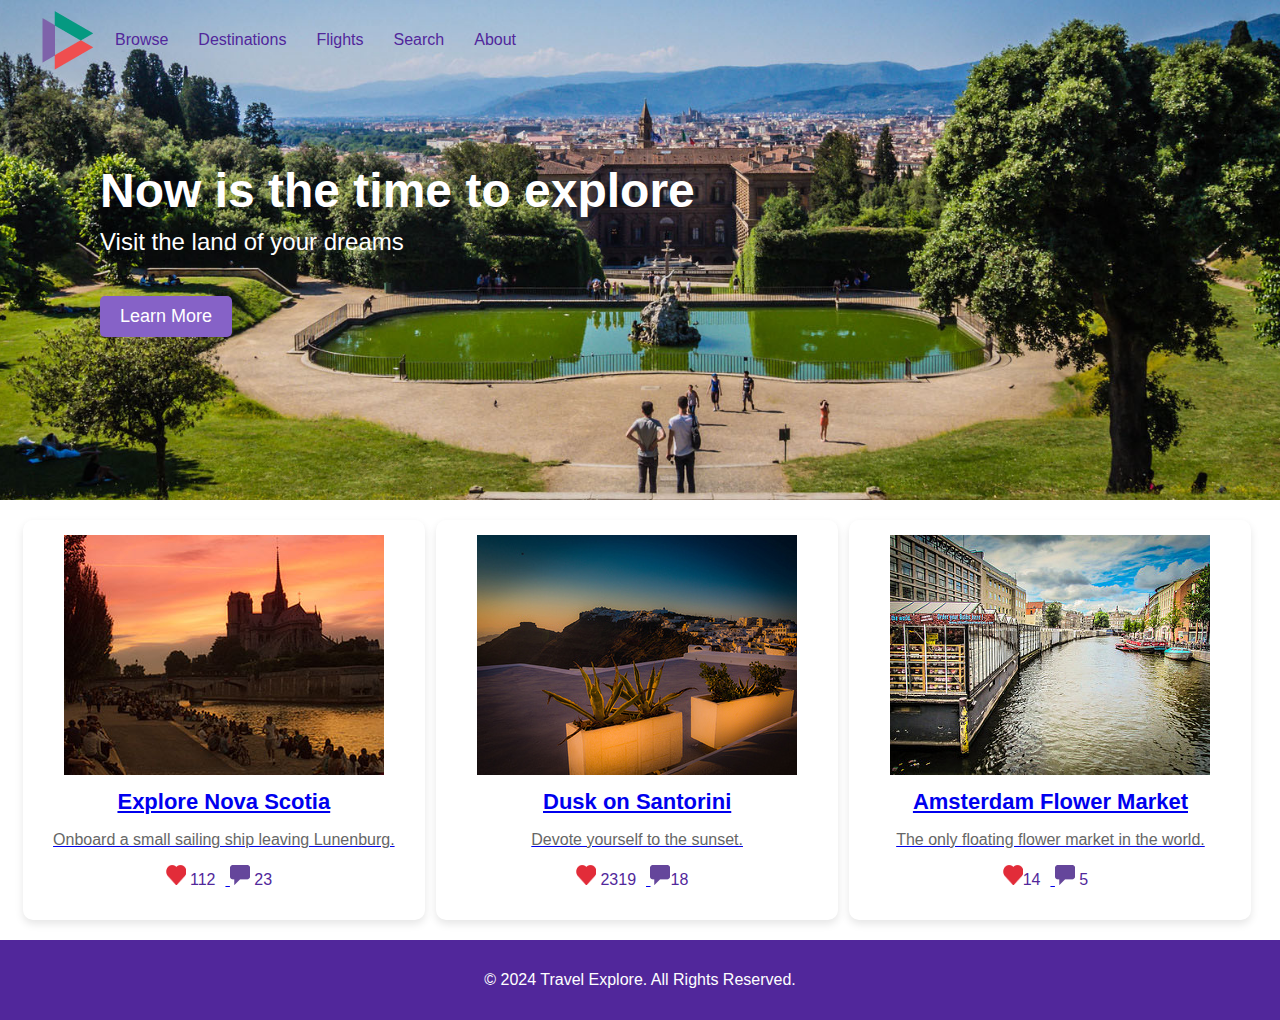
<file: index.html>
<!DOCTYPE html>
<html lang="en">
<head>
    <meta charset="UTF-8">
    <meta name="viewport" content="width=device-width, initial-scale=1.0">
    <title>Travel Explore</title>
    <link rel="stylesheet" href="style.css">
</head>
<body>
    <header>
        <nav>
            <img src="images/logo.png" alt="Logo" class="logo">
            <ul>
                <li><a href="browse.html">Browse</a></li>
                <li><a href="destinations.html">Destinations</a></li>
                <li><a href="flights.html">Flights</a></li>
                <li><a href="search.html">Search</a></li>
                <li><a href="about.html">About</a></li>
            </ul>
        </nav>
    </header>

    <section class="hero">
        <div class="overlay">
            <h1>Now is the time to explore</h1>
            <p>Visit the land of your dreams</p>
            <a href="#" class="btn">Learn More</a>
        </div>
    </section>

    <section class="cards">
        <div class="card">
            <a href="nova.html" class="card-link">
            <img src="images/related-1-1.jpg" alt="Explore Nova Scotia">
            <h2>Explore Nova Scotia</h2>
            <p>Onboard a small sailing ship leaving Lunenburg.</p>
            <p><span class="likes">
                <img src="images/heart.png" height="20" width="20"> 112</span>
                 <span class="comments"><img src="images/comment.png" height="20" width="20"> 23</span></p>
        </div>
    </a>
        <div class="card">
            <a href="santorini.html" class="card-link">
            <img src="images/2-small.jpg" alt="Dusk on Santorini">
            <h2>Dusk on Santorini</h2>
            <p>Devote yourself to the sunset.</p>
            <p><span class="likes"> 
                <img src="images/heart.png" height="20" width="20"> 2319</span> 
                <span class="comments"><img src="images/comment.png" height="20" width="20">18</span></p>
        </div>
 </a>
        <div class="card">
            <a href="Amsterdam.html" class="card-link">
            <img src="images/3-small.jpg" alt="Amsterdam Flower Market">
            <h2>Amsterdam Flower Market</h2>
            <p>The only floating flower market in the world.</p>
            <p><span class="likes">
                <img src="images/heart.png" height="20" width="20">14</span>
                 <span class="comments"><img src="images/comment.png" height="20" width="20"> 5</span></p>
        </div>
    </a>
    </section>

    <footer>
        <p>&copy; 2024 Travel Explore. All Rights Reserved.</p>
    </footer>
</body>
</html>
</file>
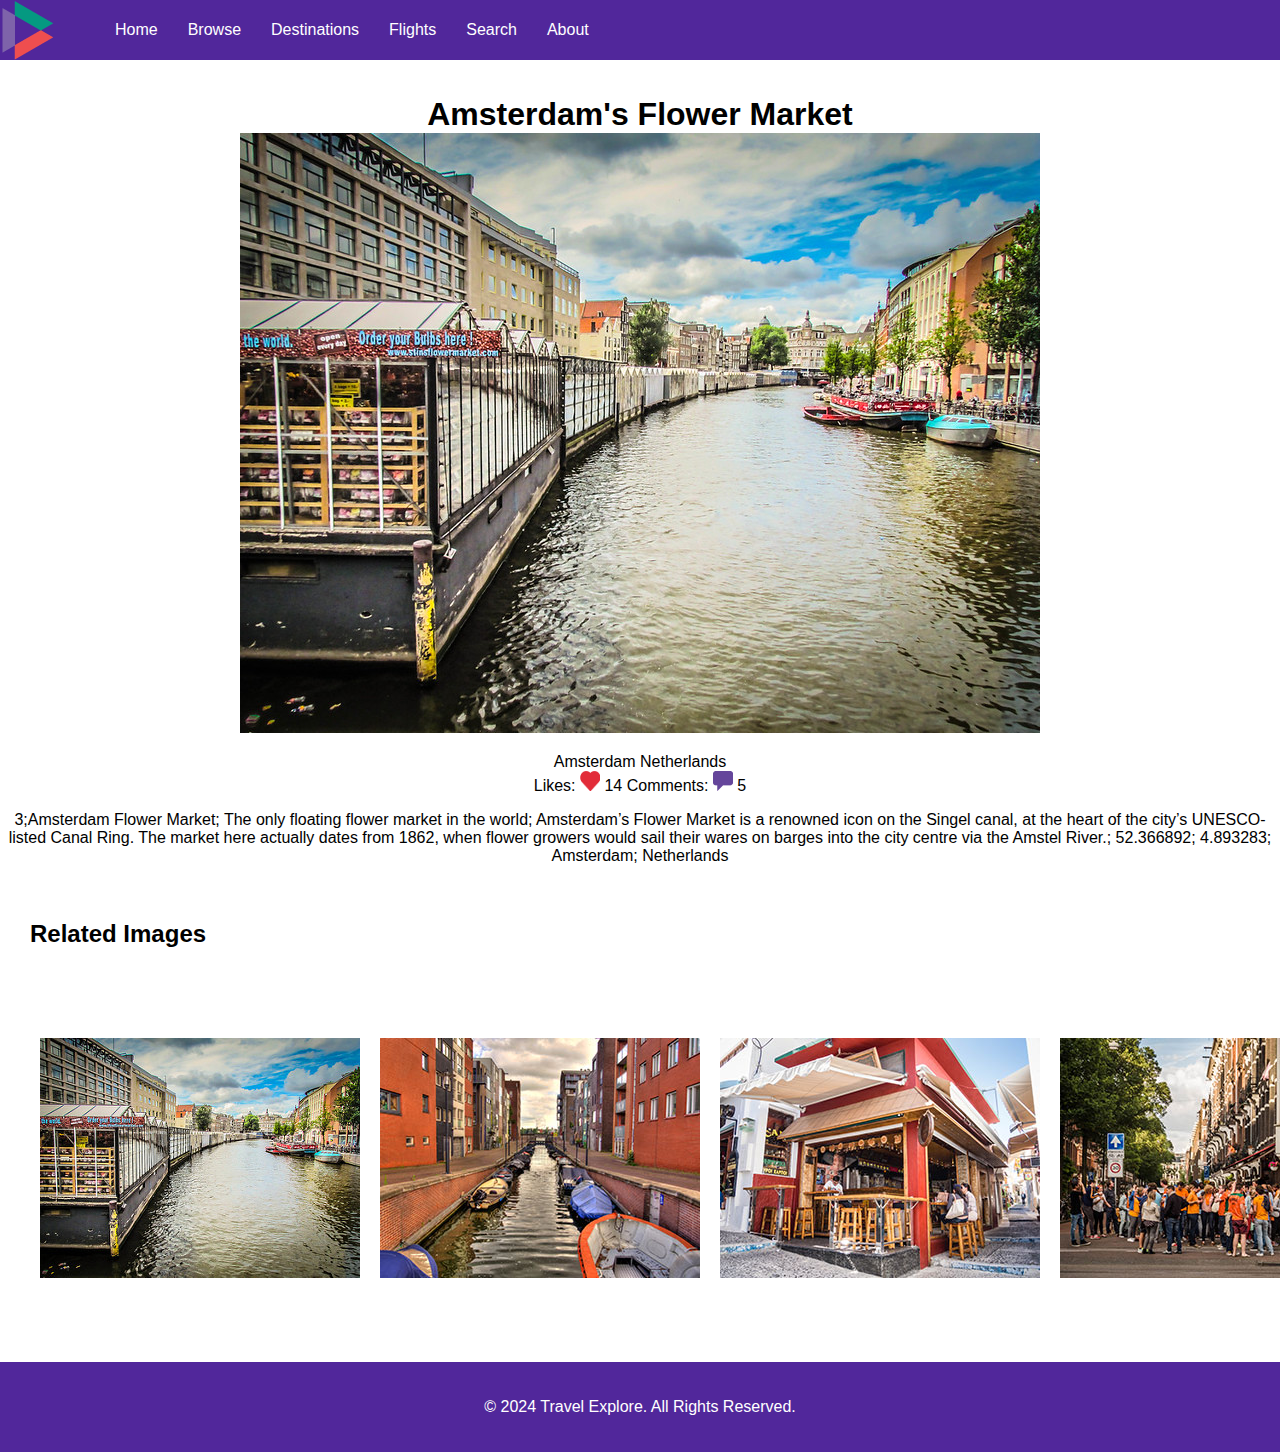
<file: Amsterdam.html>
<!DOCTYPE html>
<html lang="en">
<head>
    <meta charset="UTF-8">
    <meta name="viewport" content="width=device-width, initial-scale=1.0">
    <title>Amsterdam's Flower Market</title>
    <link rel="stylesheet" href="styleAmsterdam.css">
</head>
<body>
    <header>
        <nav>
            <img src="images/logo.png" alt="Logo" class="logo" >
            <ul>
                <li><a href="index.html">Home</a></li>
                <li><a href="browse.html">Browse</a></li>
                <li><a href="destinations.html">Destinations</a></li>
                <li><a href="flights.html">Flights</a></li>
                <li><a href="search.html">Search</a></li>
                <li><a href="about.html">About</a></li>
            </ul>
        </nav>
    </header>

    <section class="individual-page">
        <h1>Amsterdam's Flower Market</h1>
        <img src="images/3-large.jpg" alt="Amsterdam's Flower Market" class="large-image">
        <p class="image-description">
            Amsterdam Netherlands<br>
            Likes: <span class="likes"><img src="images/heart.png" height="20" width="20"> 14</span> 
            Comments: <span class="comments"><img src="images/comment.png" height="20" width="20"> 5</span>
            <p class="description-text">
                3;Amsterdam Flower Market; The only floating flower market in the world; Amsterdam’s Flower Market is a renowned icon on the Singel canal, at the heart of the city’s UNESCO-listed Canal Ring. The market here actually dates from 1862, when flower growers would sail their wares on barges into the city centre via the Amstel River.; 52.366892; 4.893283; Amsterdam; Netherlands</p>
        </p>
    </section>

    <h2>Related Images</h2>
    <section class="related-images">
        <div class="related-card">
            <img src="images/3-small.jpg" alt="Related Image 1">
        </div>
        <div class="related-card">
            <img src="images/related-3-1.jpg" alt="Related Image 2">
        </div>
        <div class="related-card">
            <img src="images/related-2-4.jpg" alt="Related Image 3">
        </div>
        <div class="related-card">
            <img src="images/related-3-2.jpg" alt="Related Image 4">
        </div>
    </section>

    <footer>
        <p>&copy; 2024 Travel Explore. All Rights Reserved.</p>
    </footer>
</body>
</html>
</file>
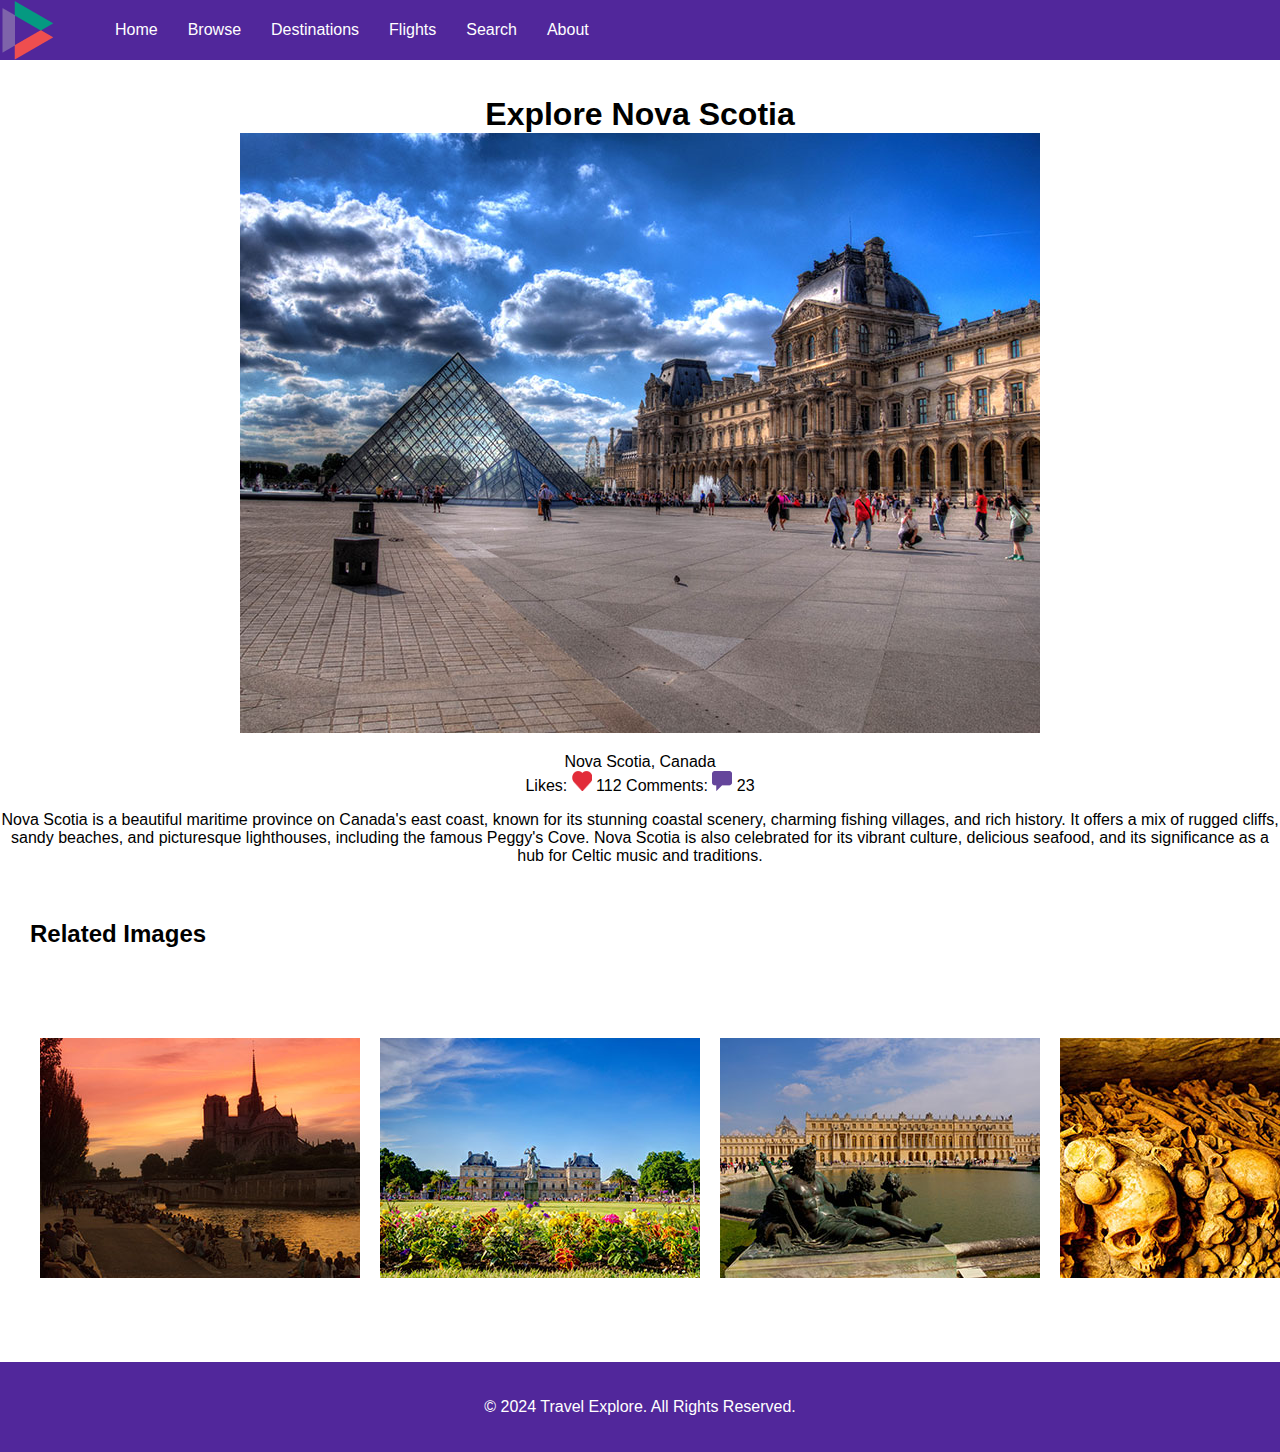
<file: nova.html>
<!DOCTYPE html>
<html lang="en">
<head>
    <meta charset="UTF-8">
    <meta name="viewport" content="width=device-width, initial-scale=1.0">
    <title>Explore Nova Scotia</title>
    <link rel="stylesheet" href="styleNova.css">
</head>
<body>
    <header>
        <nav>
            <img src="images/logo.png" alt="Logo" class="logo" >
            <ul>
                <li><a href="index.html">Home</a></li>
                <li><a href="browse.html">Browse</a></li>
                <li><a href="destinations.html">Destinations</a></li>
                <li><a href="flights.html">Flights</a></li>
                <li><a href="search.html">Search</a></li>
                <li><a href="about.html">About</a></li>
            </ul>
        </nav>
    </header>

    <section class="individual-page">
        <h1>Explore Nova Scotia</h1>
        <img src="images/1-large.jpg" alt="Explore Nova Scotia" class="large-image" >
        <p class="image-description">
            Nova Scotia, Canada<br>
            Likes: <span class="likes"><img src="images/heart.png" height="20" width="20"> 112</span> 
            Comments: <span class="comments"><img src="images/comment.png" height="20" width="20"> 23</span>
            <p class="description-text">Nova Scotia is a beautiful maritime province on Canada's east coast, known for its stunning coastal scenery, charming fishing villages, and rich history. It offers a mix of rugged cliffs, sandy beaches, and picturesque lighthouses, including the famous Peggy's Cove. Nova Scotia is also celebrated for its vibrant culture, delicious seafood, and its significance as a hub for Celtic music and traditions.</p>
        </p>
    </section>

    <h2>Related Images</h2>
    <section class="related-images">
        <div class="related-card">
            <img src="images/related-1-1.jpg" alt="Related Image 1">
        </div>
        <div class="related-card">
            <img src="images/related-1-2.jpg" alt="Related Image 2">
        </div>
        <div class="related-card">
            <img src="images/related-1-3.jpg" alt="Related Image 3">
        </div>
        <div class="related-card">
            <img src="images/related-1-4.jpg" alt="Related Image 4">
        </div>
    </section>

    <footer>
        <p>&copy; 2024 Travel Explore. All Rights Reserved.</p>
    </footer>
</body>
</html>
</file>
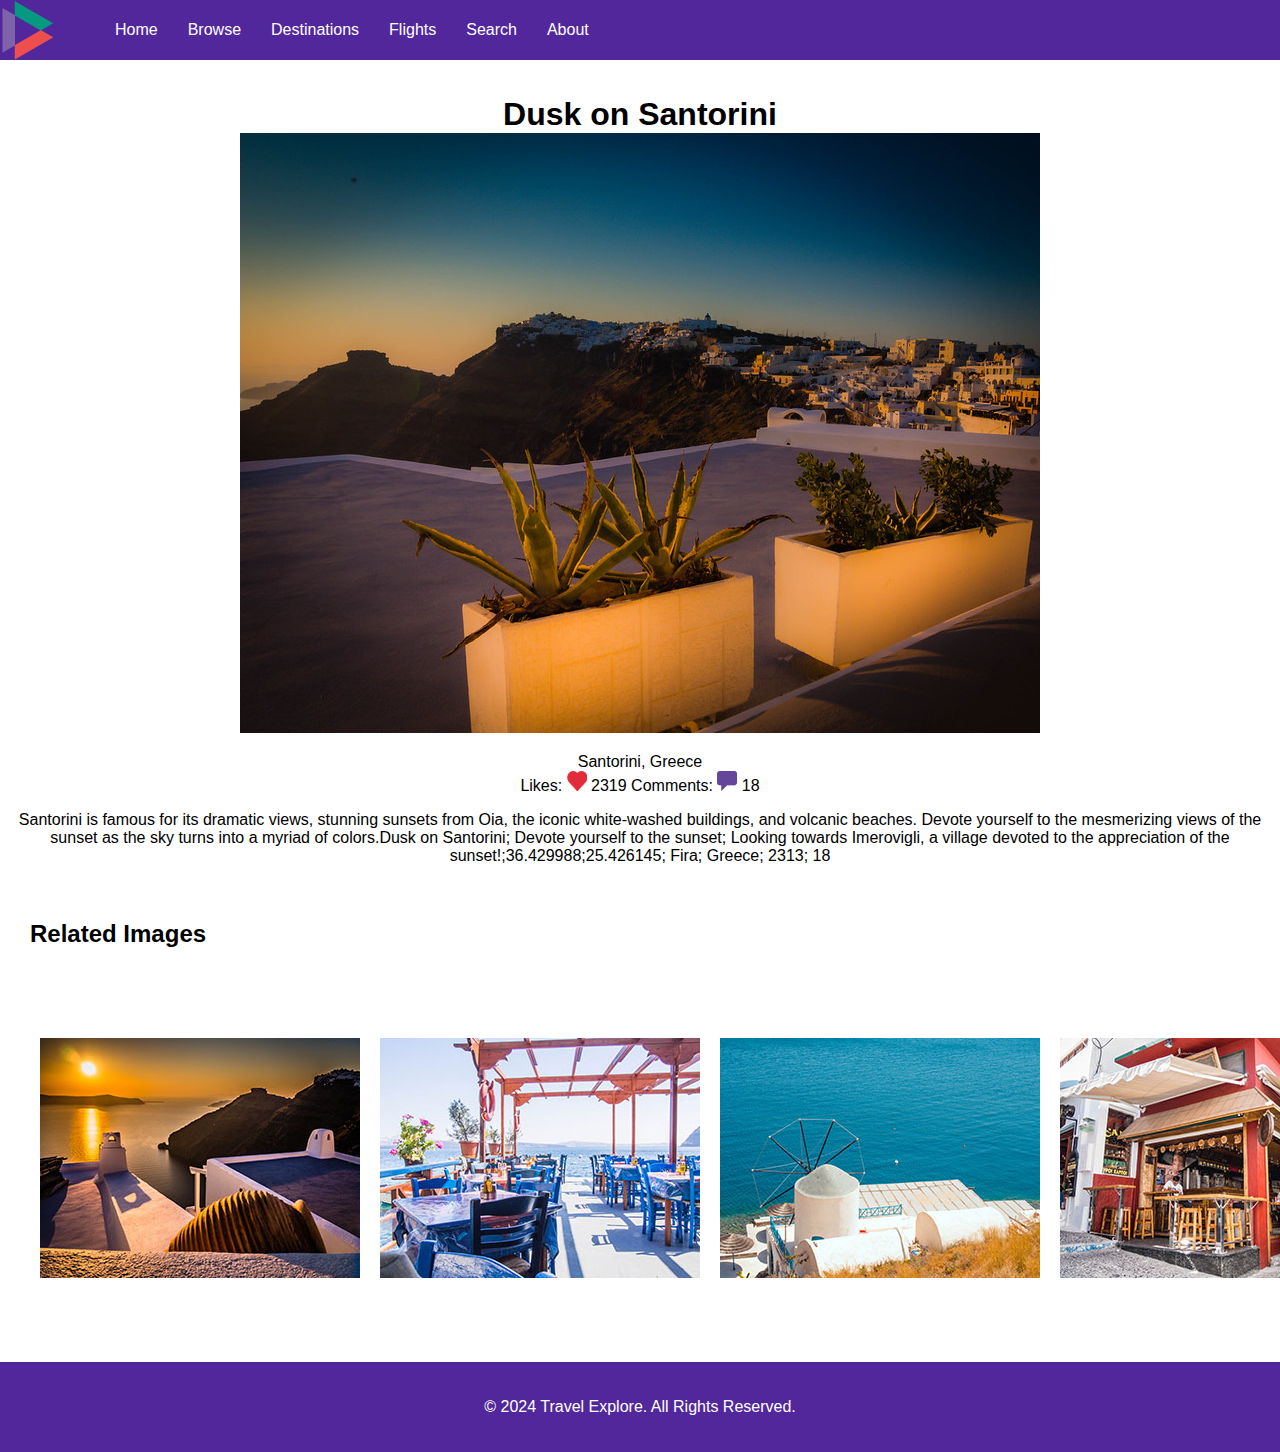
<file: santorini.html>
<!DOCTYPE html>
<html lang="en">
<head>
    <meta charset="UTF-8">
    <meta name="viewport" content="width=device-width, initial-scale=1.0">
    <title>Dusk on Santorini</title>
    <link rel="stylesheet" href="styleSAN.css">
</head>
<body>
    <header>
        <nav>
            <img src="images/logo.png" alt="Logo" class="logo" >
            <ul>
                <li><a href="index.html">Home</a></li>
                <li><a href="browse.html">Browse</a></li>
                <li><a href="destinations.html">Destinations</a></li>
                <li><a href="flights.html">Flights</a></li>
                <li><a href="search.html">Search</a></li>
                <li><a href="about.html">About</a></li>
            </ul>
        </nav>
    </header>

    <section class="individual-page">
        <h1>Dusk on Santorini</h1>
        <img src="images/2-large.jpg" alt="Dusk on Santorini" class="large-image">
        <p class="image-description">
            Santorini, Greece<br>
            Likes: <span class="likes"><img src="images/heart.png" height="20" width="20"> 2319</span> 
            Comments: <span class="comments"><img src="images/comment.png" height="20" width="20"> 18</span>
            <p class="description-text">Santorini is famous for its dramatic views, stunning sunsets from Oia, the iconic white-washed buildings, and volcanic beaches. Devote yourself to the mesmerizing views of the sunset as the sky turns into a myriad of colors.Dusk on Santorini; Devote yourself to the sunset; Looking towards Imerovigli, a village devoted to the appreciation of the sunset!;36.429988;25.426145; Fira; Greece; 2313; 18</p>
        </p>
    </section>

    <h2>Related Images</h2>
    <section class="related-images">
        <div class="related-card">
            <img src="images/related-2-1.jpg" alt="Related Image 1">
        </div>
        <div class="related-card">
            <img src="images/related-2-2.jpg" alt="Related Image 2">
        </div>
        <div class="related-card">
            <img src="images/related-2-3.jpg" alt="Related Image 3">
        </div>
        <div class="related-card">
            <img src="images/related-2-4.jpg" alt="Related Image 4">
        </div>
    </section>

    <footer>
        <p>&copy; 2024 Travel Explore. All Rights Reserved.</p>
    </footer>
</body>
</html>
</file>
<file: style.css>
/* General styles */
body {
    font-family: 'Arial', sans-serif;
    margin: 0;
    padding: 0;
    color: #333;
    background-image: url('images/florence.jpg');
    background-size: cover;
    background-position: center; 
}

/* Header styles */
header {
    display: flex;
    align-items: center;
    justify-content: space-between; 
    padding: 10px 40px; 
    background-color: transparent; 
    position: absolute; 
    top: 0;
    left: 0;
    width: 100%; 
    z-index: 100; 
}

.logo {
    width: 60px;
    height: auto;
}

header nav {
    display: flex;
    align-items: center;
}

header nav ul {
    list-style: none;
    margin: 0;
    padding: 0;
    display: flex; /* Flexbox for horizontal alignment */
}

header nav ul li {
    margin: 0 15px; /* Adjust space between navigation items */
}

header nav ul li a {
    color: #51279B; /* Change the navigation text color to purple */
    text-decoration: none;
}

/* Hero section */
.hero {
    position: relative;
    height: 500px; /* Adjust hero height to better showcase the background image */
    display: flex;
    flex-direction: column;
    justify-content: center;
    align-items: flex-start; /* Align the text and button to the left */
    color: white;
    padding-left: 50px; /* Add left padding to move the text away from the edge */
    background-image: url('images/florence.jpg');
    background-size: cover;
    background-position: center;
}

.hero .overlay {
    padding: 50px;
    border-radius: 10px;
}

.hero h1 {
    font-size: 48px;
    font-weight: bold;
    margin: 0;
}

.hero p {
    font-size: 24px; /* Set paragraph font size to 24px */
    margin: 10px 0 20px 0;
}

.hero .btn {
    display: inline-block;
    padding: 10px 20px;
    background-color: #8662C7;
    color: white;
    text-decoration: none;
    border-radius: 5px;
    margin-top: 20px;
    font-size: 18px;
}

/* Cards section */
.cards {
    background-color: white;
    display: flex;
    justify-content: space-around;
    padding: 20px;
}

.card {
    background-color: white;
    border-radius: 10px;
    box-shadow: 0px 4px 8px rgba(0, 0, 0, 0.1);
    width: 30%;
    text-align: center;
    padding: 15px;
}

.card h2 {
    font-size: 22px;
    margin: 10px 0;
}

.card p {
    font-size: 16px;
    color: #666;
}

.likes, .comments {
    display: inline-block;
    margin-right: 10px;
    color: #51279B;
}

/* Footer */
footer {
    background-color: #51279B;
    color: white;
    padding: 15px;
    text-align: center;
}


@media (max-width: 768px) {
    header {
        flex-direction:row;
        padding: 20px 10px;
    }

    header nav ul {
        flex-direction: row;
        text-align: center;
    }

    header nav ul li {
        padding: 10px;
        margin: 10px 0; /* Space between nav items */
    }

    /* Hero section - Adjust for smaller screens */
    .hero {
        text-align: center;
        padding-left: 20px;
        padding-right: 20px;
    }

    .hero h1 {
        font-size: 36px; /* Adjust font size for smaller screens */
    }

    .hero p {
        font-size: 18px; /* Adjust paragraph font size */
    }

    .hero .btn {
        font-size: 16px;
    }

    /* Cards section - Stack cards vertically */
    .cards {
        flex-direction: column; /* Stack the cards vertically */
        align-items: center;
    }

    .card {
        width: 90%;
    }

    /* Footer - Change footer layout */
    footer {
        font-size: 14px;
        padding: 10px;
    }
}
</file>
<file: styleAmsterdam.css>
/* General Styling */
body {
    font-family: Arial, sans-serif;
    margin: 0;
    padding: 0;
}
header {
    display: flex; 
    align-items: center; 
    justify-content: space-between; 
    background-color: #51279B;
}

header nav {
    display: flex;
    align-items: center;
}

header nav ul {
    list-style: none;
    padding: 10;
    margin: 15;
    display: flex; 
}

header nav ul li {
    margin: 0 15px; 
}

header nav ul li a {
    color: #ffffff;
    text-decoration: none;
}

.logo {
    width: 60px;
    height: auto;
}

.individual-page {
    text-align: center;
    margin: 2% 0;
}

h1 {
    padding-top: 10px;
    margin: 0;
}

h2 {
    text-align: left;
    padding: 30px;
}

/* Main Content Area */
.main-content {
    text-align: center;
    padding: 20px;
}

.large-image-container {
    margin-bottom: 10px;
}

.large-image {
    max-width: 100%;
    height: auto;
}

.image-info {
    margin: 20px 0;
    text-align: center;
}

.image-info .description {
    font-weight: bold;
}

.details-text {
    font-size: 16px;
    margin: 20px auto;
    width: 80%;
}

/* Related Images Section */
.related-images {
    text-align: center;
    display: inline-flex;
    padding: 30px;
}

.related-images-container {
    display: inline-block;
}

.related-img {
    display: inline-block;
    margin: 13px;
}

.related-images img {
    padding: 10px;
}

/* Footer */
footer {
    background-color: #51279B;
    color: white;
    text-align: center;
    padding: 20px;
    margin-top: 40px;
}


@media (max-width: 768px) {
    /* Stack header logo and nav links vertically */
    header {
        flex-direction:row;
        padding: 20px 10px;
    }

    header nav {
        margin-left: 0; /* Remove the margin for centered alignment */
    }

    header nav ul {
        flex-direction: row;
        text-align: center;
    }

    header nav ul li {
        padding: 10px;
        margin: 10px 0; /* Space between nav items */
    }

    .logo {
        width: 60px; /* Reduce logo size for tablet screens */
    }
    /* Individual page content */
    .individual-page {
        padding: 10px;
    }

    /* Adjust large image */
    .large-image {
        width: 100%; /* Ensure the image takes full width of the screen */
        height: auto;
    }

    /* Related Images Section - Stack images vertically */
    .related-images {
        flex-direction: column; /* Stack related images vertically */
        padding: 0; /* Remove extra padding */
    }

    .related-img {
        margin: 20px 0; /* Add space between images */
    }
}

@media (max-width: 480px) {
    /* Adjustments for even smaller screens */
    
    header {
        padding: 10px;
    }

    .large-image {
        width: 100%; /* Ensure the image takes up full width */
        height: auto;
    }

    .related-images {
        padding: 0; /* Remove padding on smaller screens */
    }

    .related-img {
        margin: 15px 0; /* Add vertical spacing between related images */
    }

    h1 {
        font-size: 24px; /* Reduce the font size for smaller screens */
    }

    h2 {
        font-size: 20px; /* Adjust the heading size */
        padding: 15px; /* Reduce padding on smaller screens */
    }
}
</file>
<file: styleNova.css>
/* General Styling */
body {
    font-family: Arial, sans-serif;
    margin: 0;
    padding: 0;
}
header {
    display: flex; 
    align-items: center; 
    justify-content: space-between; 
    background-color: #51279B;
}

header nav {
    display: flex;
    align-items: center;
}

header nav ul {
    list-style: none;
    padding: 10;
    margin: 15;
    display: flex; 
}

header nav ul li {
    margin: 0 15px; 
}

header nav ul li a {
    color: #ffffff;
    text-decoration: none;
}

.logo {
    width: 60px;
    height: auto;
}

.individual-page {
    text-align: center;
    margin: 2% 0;
}

h1 {
    padding-top: 10px;
    margin: 0;
}

h2 {
    text-align: left;
    padding: 30px;
}

/* Main Content Area */
.main-content {
    text-align: center;
    padding: 20px;
}

.large-image-container {
    margin-bottom: 10px;
}

.large-image {
    max-width: 100%;
    height: auto;
}

.image-info {
    margin: 20px 0;
    text-align: center;
}

.image-info .description {
    font-weight: bold;
}

.details-text {
    font-size: 16px;
    margin: 20px auto;
    width: 80%;
}

/* Related Images Section */
.related-images {
    text-align: center;
    display: inline-flex;
    padding: 30px;
}

.related-images-container {
    display: inline-block;
}

.related-img {
    display: inline-block;
    margin: 13px;
}

.related-images img {
    padding: 10px;
}

/* Footer */
footer {
    background-color: #51279B;
    color: white;
    text-align: center;
    padding: 20px;
    margin-top: 40px;
}


@media (max-width: 768px) {
    /* Stack header logo and nav links vertically */
    header {
        flex-direction:row;
        padding: 20px 10px;
    }

    header nav {
        margin-left: 0; /* Remove the margin for centered alignment */
    }

    header nav ul {
        flex-direction: row;
        text-align: center;
    }

    header nav ul li {
        padding: 10px;
        margin: 10px 0; /* Space between nav items */
    }

    .logo {
        width: 60px; /* Reduce logo size for tablet screens */
    }
    /* Individual page content */
    .individual-page {
        padding: 10px;
    }

    /* Adjust large image */
    .large-image {
        width: 100%; /* Ensure the image takes full width of the screen */
        height: auto;
    }

    /* Related Images Section - Stack images vertically */
    .related-images {
        flex-direction: column; /* Stack related images vertically */
        padding: 0; /* Remove extra padding */
    }

    .related-img {
        margin: 20px 0; /* Add space between images */
    }
}

@media (max-width: 480px) {
    /* Adjustments for even smaller screens */
    
    header {
        padding: 10px;
    }

    .large-image {
        width: 100%; /* Ensure the image takes up full width */
        height: auto;
    }

    .related-images {
        padding: 0; /* Remove padding on smaller screens */
    }

    .related-img {
        margin: 15px 0; /* Add vertical spacing between related images */
    }

    h1 {
        font-size: 24px; /* Reduce the font size for smaller screens */
    }

    h2 {
        font-size: 20px; /* Adjust the heading size */
        padding: 15px; /* Reduce padding on smaller screens */
    }
}
</file>
<file: styleSAN.css>
/* General Styling */
body {
    font-family: Arial, sans-serif;
    margin: 0;
    padding: 0;
}
header {
    display: flex; 
    align-items: center; 
    justify-content: space-between; 
    background-color: #51279B;
}

header nav {
    display: flex;
    align-items: center;
}

header nav ul {
    list-style: none;
    padding: 10;
    margin: 15;
    display: flex; 
}

header nav ul li {
    margin: 0 15px; 
}

header nav ul li a {
    color: #ffffff;
    text-decoration: none;
}

.logo {
    width: 60px;
    height: auto;
}

.individual-page {
    text-align: center;
    margin: 2% 0;
}

h1 {
    padding-top: 10px;
    margin: 0;
}

h2 {
    text-align: left;
    padding: 30px;
}

/* Main Content Area */
.main-content {
    text-align: center;
    padding: 20px;
}

.large-image-container {
    margin-bottom: 10px;
}

.large-image {
    max-width: 100%;
    height: auto;
}

.image-info {
    margin: 20px 0;
    text-align: center;
}

.image-info .description {
    font-weight: bold;
}

.details-text {
    font-size: 16px;
    margin: 20px auto;
    width: 80%;
}

/* Related Images Section */
.related-images {
    text-align: center;
    display: inline-flex;
    padding: 30px;
}

.related-images-container {
    display: inline-block;
}

.related-img {
    display: inline-block;
    margin: 13px;
}

.related-images img {
    padding: 10px;
}

/* Footer */
footer {
    background-color: #51279B;
    color: white;
    text-align: center;
    padding: 20px;
    margin-top: 40px;
}


@media (max-width: 768px) {
    /* Stack header logo and nav links vertically */
    header {
        flex-direction:row;
        padding: 20px 10px;
    }

    header nav {
        margin-left: 0; /* Remove the margin for centered alignment */
    }

    header nav ul {
        flex-direction: row;
        text-align: center;
    }

    header nav ul li {
        padding: 10px;
        margin: 10px 0; /* Space between nav items */
    }

    .logo {
        width: 60px; /* Reduce logo size for tablet screens */
    }
    /* Individual page content */
    .individual-page {
        padding: 10px;
    }

    /* Adjust large image */
    .large-image {
        width: 100%; /* Ensure the image takes full width of the screen */
        height: auto;
    }

    /* Related Images Section - Stack images vertically */
    .related-images {
        flex-direction: column; /* Stack related images vertically */
        padding: 0; /* Remove extra padding */
    }

    .related-img {
        margin: 20px 0; /* Add space between images */
    }
}

@media (max-width: 480px) {
    /* Adjustments for even smaller screens */
    
    header {
        padding: 10px;
    }

    .large-image {
        width: 100%; /* Ensure the image takes up full width */
        height: auto;
    }

    .related-images {
        padding: 0; /* Remove padding on smaller screens */
    }

    .related-img {
        margin: 15px 0; /* Add vertical spacing between related images */
    }

    h1 {
        font-size: 24px; /* Reduce the font size for smaller screens */
    }

    h2 {
        font-size: 20px; /* Adjust the heading size */
        padding: 15px; /* Reduce padding on smaller screens */
    }
}
</file>
